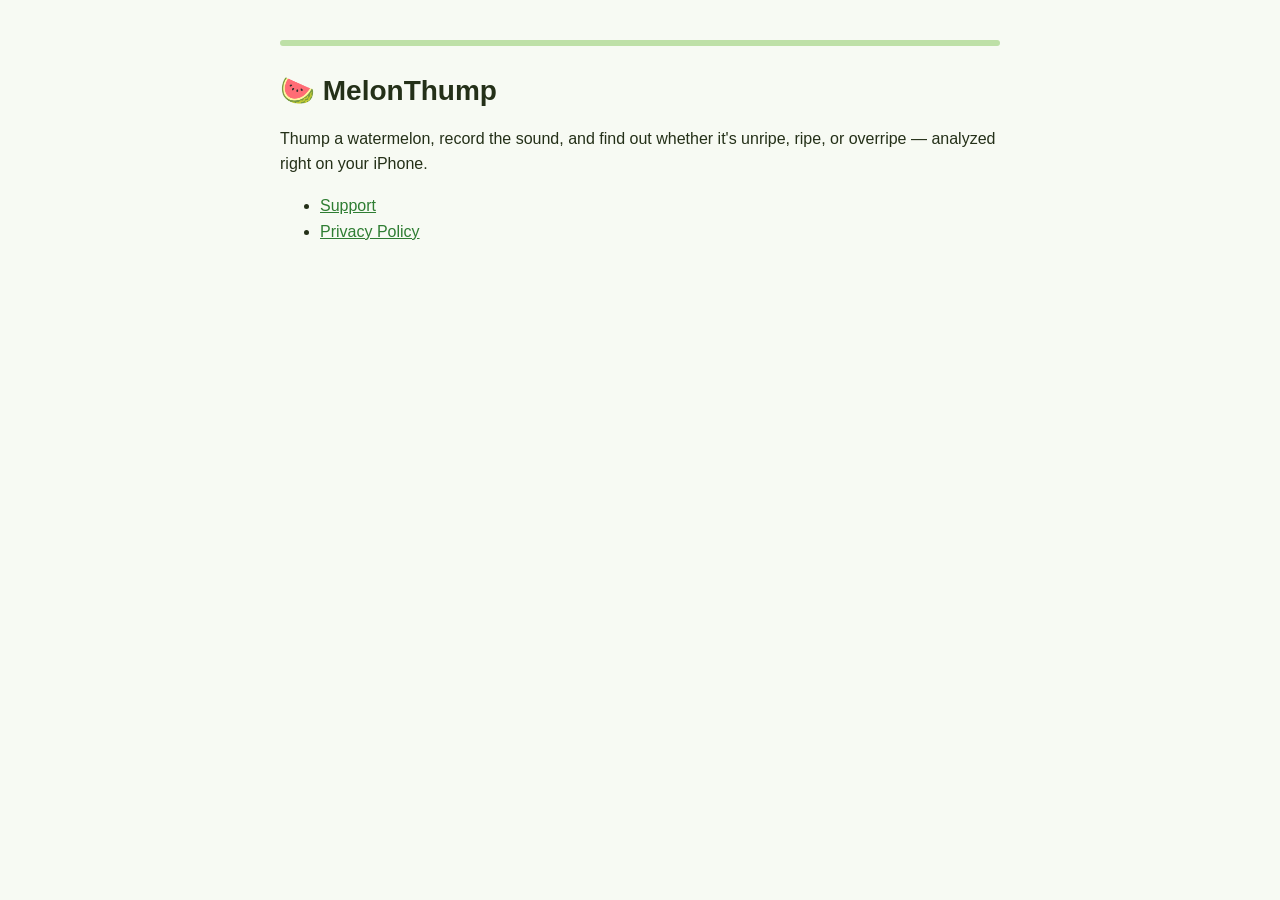
<file: index.html>
<!DOCTYPE html>
<html lang="en">
<head>
<meta charset="utf-8">
<meta name="viewport" content="width=device-width, initial-scale=1">
<title>MelonThump</title>
<style>
  body { font-family: -apple-system, "Segoe UI", Helvetica, Arial, sans-serif; margin: 0; background: #f7faf3; color: #243018; }
  main { max-width: 720px; margin: 0 auto; padding: 40px 20px 64px; }
  h1 { font-size: 28px; }
  p, li { line-height: 1.6; font-size: 16px; }
  a { color: #2e7d32; }
  .accent { height: 6px; background: #BEE0A7; border-radius: 3px; margin-bottom: 28px; }
</style>
</head>
<body>
<main>
  <div class="accent"></div>
  <h1>🍉 MelonThump</h1>
  <p>Thump a watermelon, record the sound, and find out whether it's unripe, ripe, or overripe — analyzed right on your iPhone.</p>
  <ul>
    <li><a href="support.html">Support</a></li>
    <li><a href="privacy.html">Privacy Policy</a></li>
  </ul>
</main>
</body>
</html>
</file>
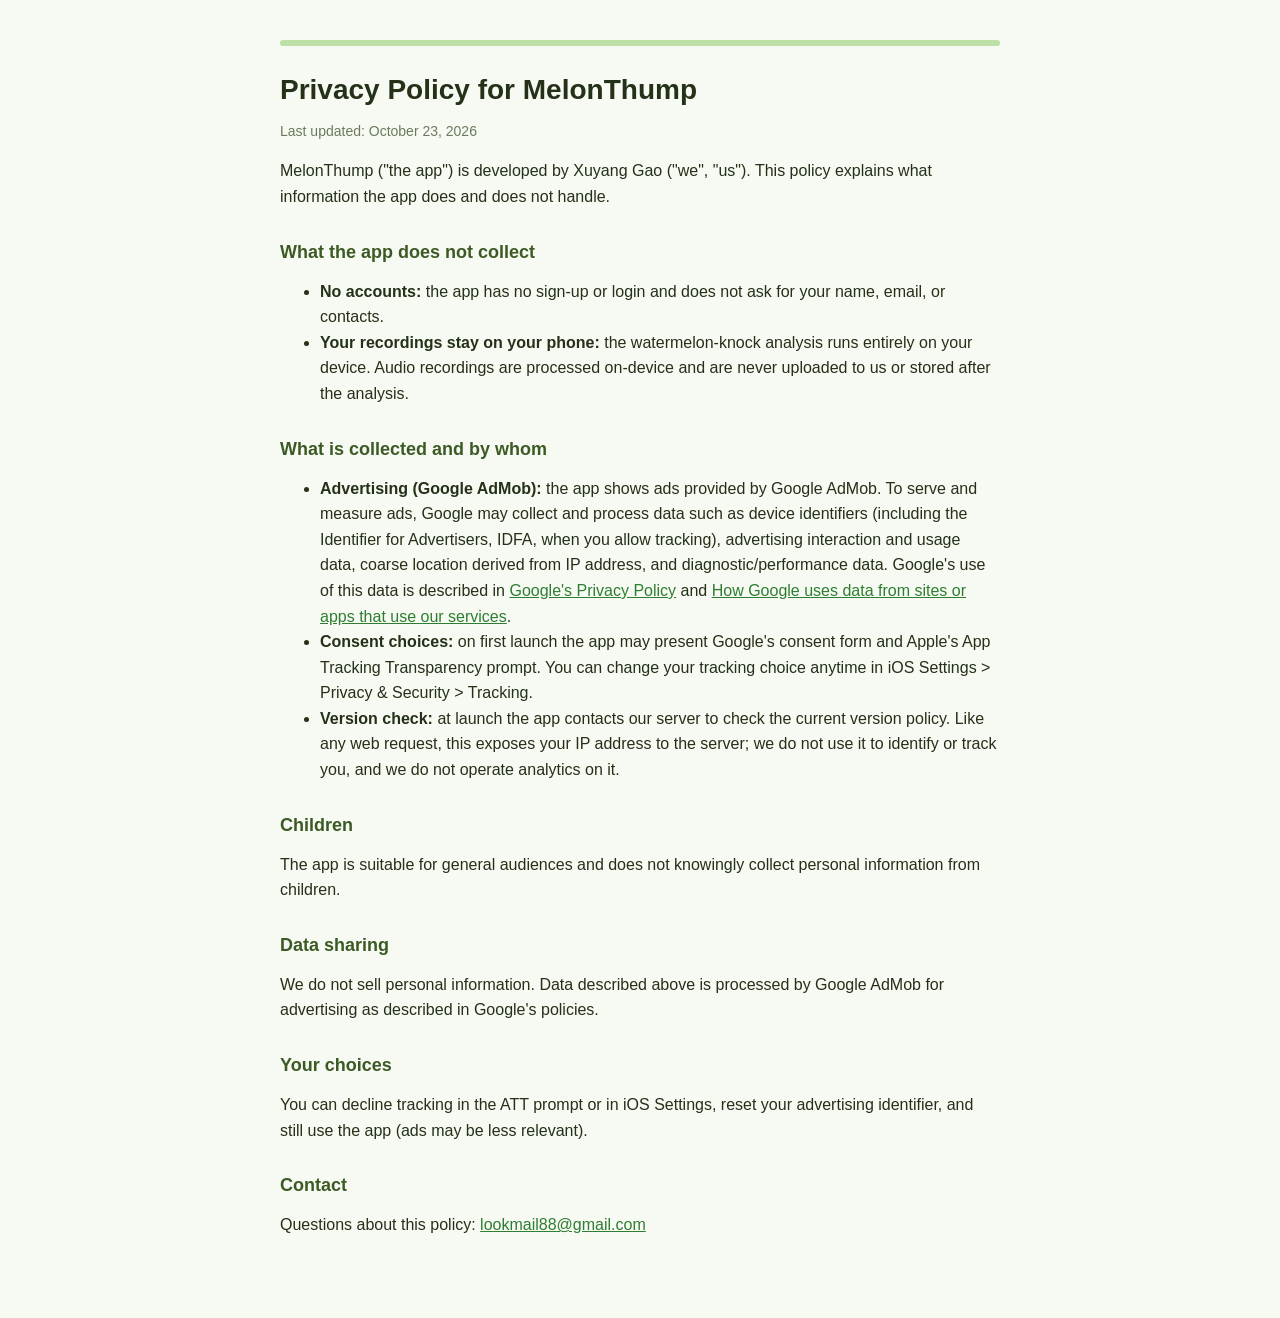
<file: privacy.html>
<!DOCTYPE html>
<html lang="en">
<head>
<meta charset="utf-8">
<meta name="viewport" content="width=device-width, initial-scale=1">
<title>MelonThump — Privacy Policy</title>
<style>
  body { font-family: -apple-system, "Segoe UI", Helvetica, Arial, sans-serif; margin: 0; background: #f7faf3; color: #243018; }
  main { max-width: 720px; margin: 0 auto; padding: 40px 20px 64px; }
  h1 { font-size: 28px; margin-bottom: 4px; }
  h2 { font-size: 18px; margin-top: 32px; color: #3c5a24; }
  p, li { line-height: 1.6; font-size: 16px; }
  .updated { color: #6b7a5e; font-size: 14px; }
  a { color: #2e7d32; }
  .accent { height: 6px; background: #BEE0A7; border-radius: 3px; margin-bottom: 28px; }
</style>
</head>
<body>
<main>
  <div class="accent"></div>
  <h1>Privacy Policy for MelonThump</h1>
  <p class="updated">Last updated: October 23, 2026</p>

  <p>MelonThump ("the app") is developed by Xuyang Gao ("we", "us"). This policy explains what information the app does and does not handle.</p>

  <h2>What the app does not collect</h2>
  <ul>
    <li><strong>No accounts:</strong> the app has no sign-up or login and does not ask for your name, email, or contacts.</li>
    <li><strong>Your recordings stay on your phone:</strong> the watermelon-knock analysis runs entirely on your device. Audio recordings are processed on-device and are never uploaded to us or stored after the analysis.</li>
  </ul>

  <h2>What is collected and by whom</h2>
  <ul>
    <li><strong>Advertising (Google AdMob):</strong> the app shows ads provided by Google AdMob. To serve and measure ads, Google may collect and process data such as device identifiers (including the Identifier for Advertisers, IDFA, when you allow tracking), advertising interaction and usage data, coarse location derived from IP address, and diagnostic/performance data. Google's use of this data is described in <a href="https://policies.google.com/privacy">Google's Privacy Policy</a> and <a href="https://policies.google.com/technologies/partner-sites">How Google uses data from sites or apps that use our services</a>.</li>
    <li><strong>Consent choices:</strong> on first launch the app may present Google's consent form and Apple's App Tracking Transparency prompt. You can change your tracking choice anytime in iOS Settings &gt; Privacy &amp; Security &gt; Tracking.</li>
    <li><strong>Version check:</strong> at launch the app contacts our server to check the current version policy. Like any web request, this exposes your IP address to the server; we do not use it to identify or track you, and we do not operate analytics on it.</li>
  </ul>

  <h2>Children</h2>
  <p>The app is suitable for general audiences and does not knowingly collect personal information from children.</p>

  <h2>Data sharing</h2>
  <p>We do not sell personal information. Data described above is processed by Google AdMob for advertising as described in Google's policies.</p>

  <h2>Your choices</h2>
  <p>You can decline tracking in the ATT prompt or in iOS Settings, reset your advertising identifier, and still use the app (ads may be less relevant).</p>

  <h2>Contact</h2>
  <p>Questions about this policy: <a href="mailto:lookmail88@gmail.com">lookmail88@gmail.com</a></p>
</main>
</body>
</html>
</file>
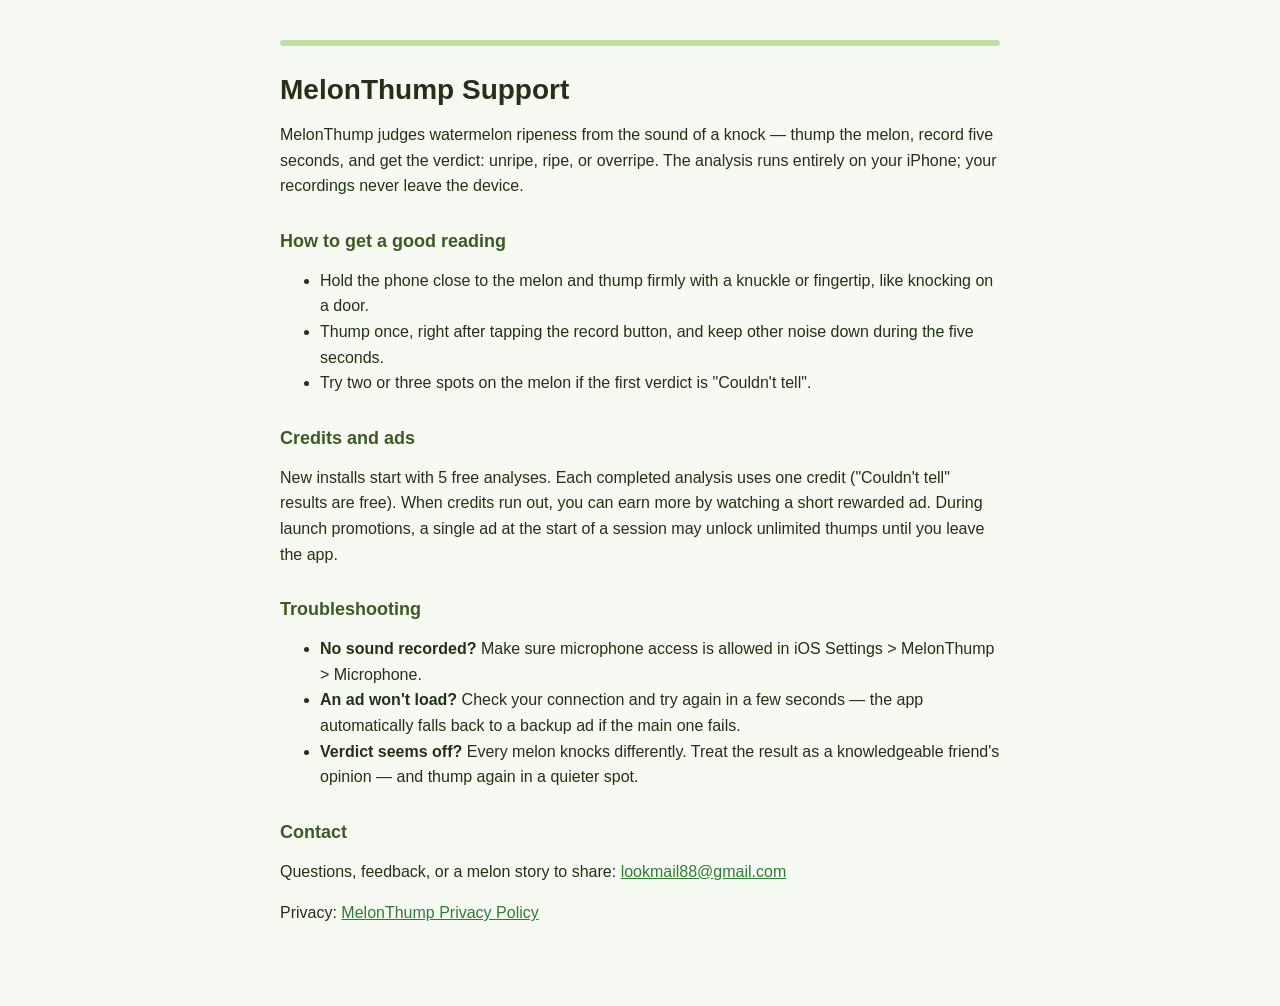
<file: support.html>
<!DOCTYPE html>
<html lang="en">
<head>
<meta charset="utf-8">
<meta name="viewport" content="width=device-width, initial-scale=1">
<title>MelonThump — Support</title>
<style>
  body { font-family: -apple-system, "Segoe UI", Helvetica, Arial, sans-serif; margin: 0; background: #f7faf3; color: #243018; }
  main { max-width: 720px; margin: 0 auto; padding: 40px 20px 64px; }
  h1 { font-size: 28px; margin-bottom: 4px; }
  h2 { font-size: 18px; margin-top: 32px; color: #3c5a24; }
  p, li { line-height: 1.6; font-size: 16px; }
  a { color: #2e7d32; }
  .accent { height: 6px; background: #BEE0A7; border-radius: 3px; margin-bottom: 28px; }
</style>
</head>
<body>
<main>
  <div class="accent"></div>
  <h1>MelonThump Support</h1>
  <p>MelonThump judges watermelon ripeness from the sound of a knock — thump the melon, record five seconds, and get the verdict: unripe, ripe, or overripe. The analysis runs entirely on your iPhone; your recordings never leave the device.</p>

  <h2>How to get a good reading</h2>
  <ul>
    <li>Hold the phone close to the melon and thump firmly with a knuckle or fingertip, like knocking on a door.</li>
    <li>Thump once, right after tapping the record button, and keep other noise down during the five seconds.</li>
    <li>Try two or three spots on the melon if the first verdict is "Couldn't tell".</li>
  </ul>

  <h2>Credits and ads</h2>
  <p>New installs start with 5 free analyses. Each completed analysis uses one credit ("Couldn't tell" results are free). When credits run out, you can earn more by watching a short rewarded ad. During launch promotions, a single ad at the start of a session may unlock unlimited thumps until you leave the app.</p>

  <h2>Troubleshooting</h2>
  <ul>
    <li><strong>No sound recorded?</strong> Make sure microphone access is allowed in iOS Settings &gt; MelonThump &gt; Microphone.</li>
    <li><strong>An ad won't load?</strong> Check your connection and try again in a few seconds — the app automatically falls back to a backup ad if the main one fails.</li>
    <li><strong>Verdict seems off?</strong> Every melon knocks differently. Treat the result as a knowledgeable friend's opinion — and thump again in a quieter spot.</li>
  </ul>

  <h2>Contact</h2>
  <p>Questions, feedback, or a melon story to share: <a href="mailto:lookmail88@gmail.com">lookmail88@gmail.com</a></p>
  <p>Privacy: <a href="privacy.html">MelonThump Privacy Policy</a></p>
</main>
</body>
</html>
</file>
